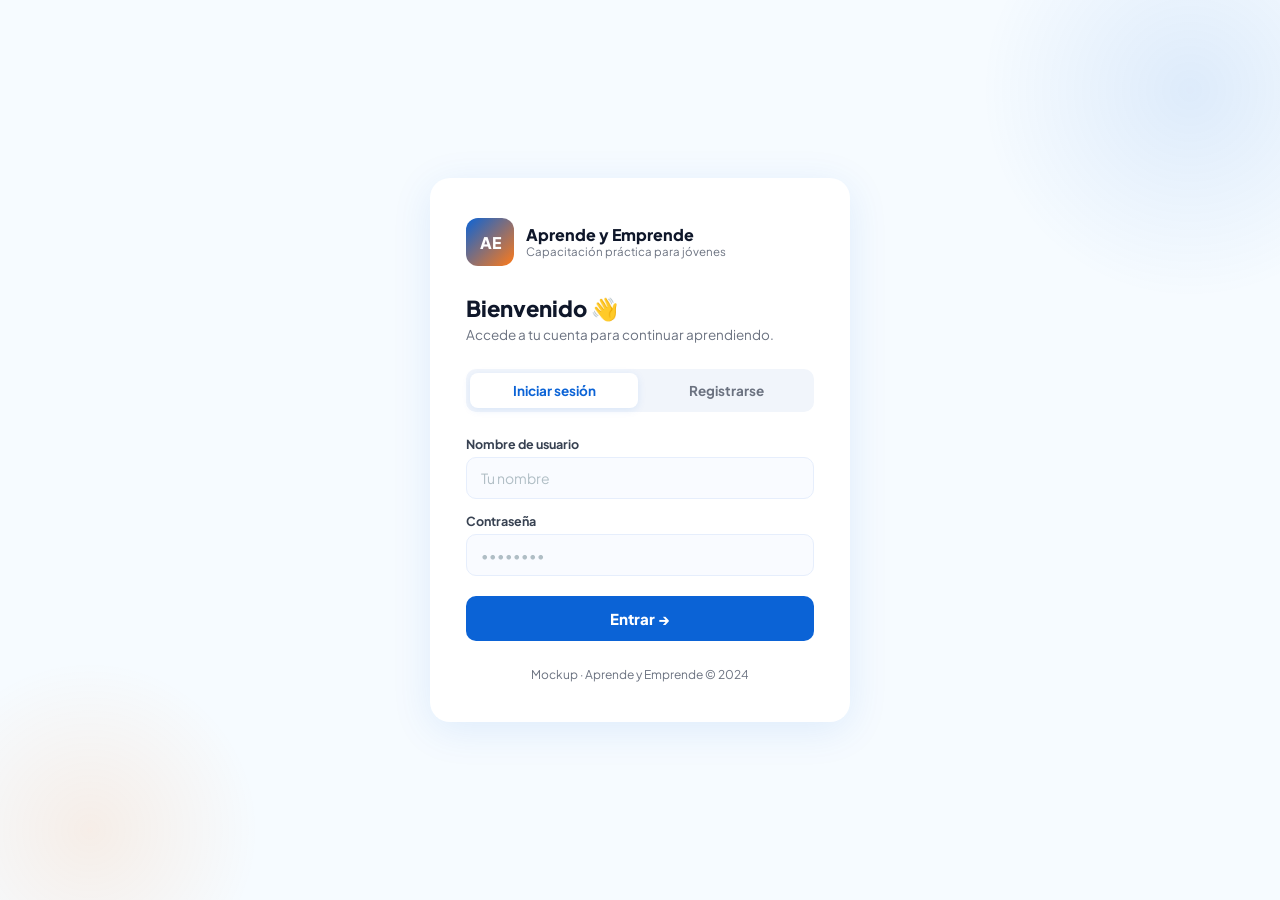
<file: index.html>
<!doctype html>
<html lang="es" data-theme="light">
<head>
  <meta charset="utf-8" />
  <meta name="viewport" content="width=device-width, initial-scale=1" />
  <title>Aprende y Emprende</title>
  <link rel="shortcut icon" href="IN.png" type="image/png">
  <link href="https://fonts.googleapis.com/css2?family=Plus+Jakarta+Sans:wght@400;600;700;800&display=swap" rel="stylesheet">
  <link rel="stylesheet" href="estilo.css">
  
</head>

<!-- Modal Login -->
<div id="modalLogin" class="modal">
  <div class="window">
    <h3>Iniciar sesión</h3>
    <input id="loginNombre" placeholder="Tu nombre" style="padding:10px;border-radius:8px;border:1px solid #e6eefc;width:100%;margin-top:10px">
    <div style="text-align:right;margin-top:12px">
      <button class="btn btn-primary" onclick="iniciarSesion()">Entrar</button>
      <button class="btn" onclick="closeModal('modalLogin')">Cancelar</button>
    </div>
  </div>
</div>

<body>

  <!-- ===== OVERLAY SETTINGS ===== -->
  <div class="settings-overlay" id="settingsOverlay" onclick="closeSettings()"></div>

  <!-- ===== PANEL DE CONFIGURACIÓN ===== -->
  <div class="settings-panel" id="settingsPanel">
    <div class="settings-header">
      <h3>⚙️ Configuración</h3>
      <button class="close-settings" onclick="closeSettings()">✕</button>
    </div>

    <!-- Apariencia -->
    <div class="settings-section">
      <div class="settings-section-title">Apariencia</div>
      <div class="toggle-row">
        <span class="toggle-label">
          <svg viewBox="0 0 24 24" fill="none" stroke="currentColor" stroke-width="2"><path d="M21 12.79A9 9 0 1 1 11.21 3 7 7 0 0 0 21 12.79z"/></svg>
          Modo oscuro
        </span>
        <label class="toggle">
          <input type="checkbox" id="darkToggle" onchange="toggleDark(this)">
          <div class="toggle-track"></div>
          <div class="toggle-thumb"></div>
        </label>
      </div>
    </div>

    <!-- Progreso -->
    <div class="settings-section">
      <div class="settings-section-title">Mi progreso</div>
      <div class="prog-bar-track">
        <div class="prog-bar-fill" id="settingsProgBar" style="width:0%"></div>
      </div>
      <div class="prog-label">
        <span id="settingsProgText">0 de 3 cursos</span>
        <span id="settingsProgPorc">0%</span>
      </div>

      <div class="prog-course-item">
        <div class="prog-badge pending" id="badge0">1</div>
        <span>Ventas para principiantes</span>
      </div>
      <div class="prog-course-item">
        <div class="prog-badge pending" id="badge1">2</div>
        <span>Marketing digital básico</span>
      </div>
      <div class="prog-course-item">
        <div class="prog-badge pending" id="badge2">3</div>
        <span>Gestión de costos</span>
      </div>

      <div style="margin-top:12px">
        <button class="btn btn-primary" style="width:100%;padding:10px;border-radius:10px;font-size:13px" onclick="simularAvance()">
          + Completar curso (demo)
        </button>
      </div>
    </div>

    <!-- Cuenta -->
    <div class="settings-section">
      <div class="settings-section-title">Cuenta</div>
      <div style="font-size:13px;color:var(--muted);margin-bottom:14px">
        Sesión activa como <strong id="panelNombreUsuario" style="color:var(--text)">—</strong>
      </div>
      <button class="btn-logout" onclick="cerrarSesion()">
        <svg width="16" height="16" viewBox="0 0 24 24" fill="none" stroke="currentColor" stroke-width="2.5"><path d="M9 21H5a2 2 0 0 1-2-2V5a2 2 0 0 1 2-2h4"/><polyline points="16 17 21 12 16 7"/><line x1="21" y1="12" x2="9" y2="12"/></svg>
        Cerrar sesión
      </button>
    </div>
  </div>

  <div class="container">
    <header>
      <div class="brand">
        <div class="logo">AE</div>
        <div>
          <div style="font-weight:800">Aprende y Emprende</div>
          <div style="font-size:12px;color:var(--muted)">Capacitación práctica para jóvenes</div>
        </div>
      </div>
      <nav>
        <a href="#cursos">Cursos</a>
        <a href="#simulador">Simulador</a>
        <a href="#finanzas">Mis finanzas</a>
        <span id="navAuth"></span>
      </nav>
      <!-- Avatar + botón de config -->
      <div style="display:flex;align-items:center;gap:10px">
        <div class="user-chip" onclick="openSettings()">
          <div class="user-avatar" id="headerAvatar">?</div>
          <span id="nombreUsuario">Usuario</span>
        </div>
        <button class="settings-btn" onclick="openSettings()" title="Configuración">
          <svg viewBox="0 0 24 24" fill="none" stroke-width="2" stroke-linecap="round" stroke-linejoin="round">
            <circle cx="12" cy="12" r="3"/><path d="M19.4 15a1.65 1.65 0 0 0 .33 1.82l.06.06a2 2 0 1 1-2.83 2.83l-.06-.06a1.65 1.65 0 0 0-1.82-.33 1.65 1.65 0 0 0-1 1.51V21a2 2 0 1 1-4 0v-.09A1.65 1.65 0 0 0 9 19.4a1.65 1.65 0 0 0-1.82.33l-.06.06a2 2 0 1 1-2.83-2.83l.06-.06A1.65 1.65 0 0 0 4.68 15a1.65 1.65 0 0 0-1.51-1H3a2 2 0 1 1 0-4h.09A1.65 1.65 0 0 0 4.6 9a1.65 1.65 0 0 0-.33-1.82l-.06-.06a2 2 0 1 1 2.83-2.83l.06.06A1.65 1.65 0 0 0 9 4.68a1.65 1.65 0 0 0 1-1.51V3a2 2 0 1 1 4 0v.09a1.65 1.65 0 0 0 1 1.51 1.65 1.65 0 0 0 1.82-.33l.06-.06a2 2 0 1 1 2.83 2.83l-.06.06A1.65 1.65 0 0 0 19.4 9a1.65 1.65 0 0 0 1.51 1H21a2 2 0 1 1 0 4h-.09a1.65 1.65 0 0 0-1.51 1z"/>
          </svg>
        </button>
      </div>
    </header>

    <main>
      <section class="hero">
        <div class="hero-card">
          <h1>Aprende habilidades prácticas para crear tu propio negocio</h1>
          <p class="lead">Cursos cortos, simulador de negocio y herramientas para llevar tus finanzas. Pensado para jóvenes que quieren empezar hoy mismo.</p>
          <div class="actions">
            <a class="btn btn-primary" href="cursos.html">Ver Cursos</a>
            <button class="btn btn-outline" onclick="openModal('modalSim')">Probar Simulador</button>
          </div>

          <div class="grid" style="margin-top:18px">
            <div class="card">
              <div style="font-size:12px;color:var(--accent)">Cursos</div>
              <h3>Lecciones cortas y prácticas</h3>
              <div class="meta">Videos + pruebas rápidas</div>
            </div>
            <div class="card">
              <div style="font-size:12px;color:var(--accent)">Simulador</div>
              <h3>Administra un negocio virtual</h3>
              <div class="meta">Aprende sin riesgo</div>
            </div>
            <div class="card">
              <div style="font-size:12px;color:var(--accent)">Comunidad</div>
              <h3>Comparte y vende localmente</h3>
              <div class="meta">Foros y promociones</div>
            </div>
          </div>
        </div>

        <aside style="padding:0 6px">
          <div class="card" style="text-align:center">
            <h3>Progreso</h3>
            <div id="progresoValor" style="font-size:28px;font-weight:800;color:var(--accent)">0%</div>
            <div class="small">Completa tu primer curso para desbloquear el simulador</div>
            <div style="margin-top:12px">
              <button class="btn btn-primary" onclick="window.location.href='cursos.html'">Comenzar ahora</button>
            </div>
          </div>

          <div class="card" style="margin-top:16px">
            <h3>Noticias rápidas</h3>
            <div class="small">Convocatoria: Feria de Emprendimiento local — 12 de Diciembre</div>
          </div>
        </aside>
      </section>

      <section id="cursos" class="courses">
        <div>
          <h2 style="margin:6px 0">Cursos destacados</h2>
          <div class="course-list">
            <div class="course">
              <img src="https://images.unsplash.com/photo-1522202176988-66273c2fd55f?auto=format&fit=crop&w=200&q=60" alt="curso">
              <div class="info">
                <div style="font-weight:700">Ventas para principiantes</div>
                <div class="small">4 lecciones • 25 min</div>
              </div>
              <button class="btn" onclick="window.location.href='cursos.html'">Ver</button>
            </div>

            <div class="course">
              <img src="https://images.unsplash.com/photo-1521791136064-7986c2920216?auto=format&fit=crop&w=200&q=60" alt="curso">
              <div class="info">
                <div style="font-weight:700">Marketing digital básico</div>
                <div class="small">6 lecciones • 40 min</div>
              </div>
              <button class="btn" onclick="window.location.href='cursos.html'">Ver</button>
            </div>

            <div class="course">
              <img src="https://images.unsplash.com/photo-1542744094-24638eff58bb?auto=format&fit=crop&w=200&q=60" alt="curso">
              <div class="info">
                <div style="font-weight:700">Gestión de costos</div>
                <div class="small">5 lecciones • 30 min</div>
              </div>
              <button class="btn" onclick="window.location.href='cursos.html'">Ver</button>
            </div>
          </div>
        </div>

        <aside class="card" id="finanzas">
          <h3>Mis finanzas</h3>
          <div class="small">Registra tus ingresos y gastos para tu proyecto.</div>
          <div style="margin-top:10px">
            <label class="small">Saldo actual</label>
            <div id="saldo" style="font-size:20px;font-weight:800;margin-top:6px">RD$ 0.00</div>
            <div style="margin-top:12px;display:flex;gap:8px">
              <button class="btn" onclick="agregarIngreso()">Agregar ingreso</button>
              <button class="btn" onclick="agregarGasto()">Agregar gasto</button>
            </div>
          </div>
        </aside>
      </section>

      <section id="simulador" style="margin-top:26px">
        <h2>Simulador rápido</h2>
        <div style="display:flex;gap:10px;margin-top:12px;flex-wrap:wrap">
          <input id="simNombre" placeholder="Nombre del producto" style="padding:10px;border-radius:8px;border:1px solid #e6eefc">
          <input id="simPrecio" placeholder="Precio unitario" type="number" style="padding:10px;border-radius:8px;border:1px solid #e6eefc;width:150px">
          <input id="simCosto" placeholder="Costo unitario" type="number" style="padding:10px;border-radius:8px;border:1px solid #e6eefc;width:150px">
          <button class="btn btn-primary" onclick="simularRapido()">Simular</button>
        </div>
        <div id="simResultado" class="small" style="margin-top:12px;display:none;padding:10px;background:#e8f1ff;border-left:4px solid #0b63d6;border-radius:6px"></div>
      </section>
    </main>

    <footer>
      <div class="small">Mockup creado para presentar al MINERD • Diseño simple y accesible para jóvenes</div>
      <div style="margin-top:8px;">© Aprende y Emprende</div>
    </footer>
  </div>

  <!-- Modals -->
  <div id="modalCourses" class="modal">
    <div class="window">
      <h3>Cursos</h3>
      <p class="small">Listado de cursos disponibles.</p>
      <ul class="small">
        <li>Ventas para principiantes</li>
        <li>Marketing digital básico</li>
        <li>Gestión de costos</li>
      </ul>
      <div style="text-align:right;margin-top:12px"><button class="btn" onclick="closeModal('modalCourses')">Cerrar</button></div>
    </div>
  </div>

  <div id="modalSim" class="modal">
    <div class="window">
      <h3>Simulador</h3>
      <p class="small">Simula ventas rápidas y revisa tus ganancias.</p>
      <div style="text-align:right;margin-top:12px"><button class="btn" onclick="closeModal('modalSim')">Cerrar</button></div>
    </div>
  </div>

  <div id="modalCoursePreview" class="modal">
    <div class="window">
      <h3>Vista previa del curso</h3>
      <p class="small">Resumen del curso y botón para iniciar.</p>
      <div style="display:flex;gap:8px;justify-content:flex-end;margin-top:10px">
        <button class="btn">Iniciar</button>
        <button class="btn" onclick="closeModal('modalCoursePreview')">Cerrar</button>
      </div>
    </div>
  </div>

<script src="Console.JS"></script>

</body>
</html>
</file>
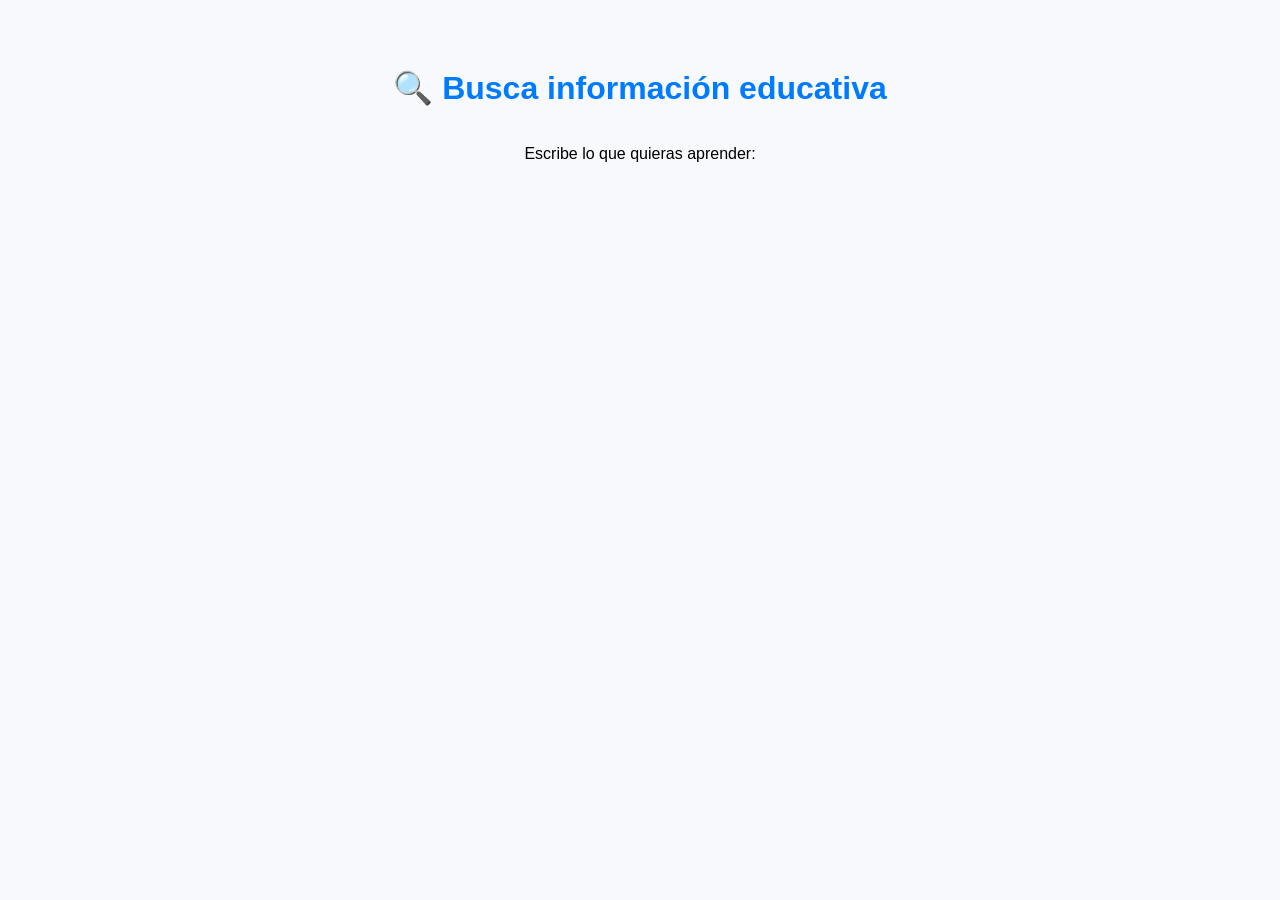
<file: chat.html>
<!DOCTYPE html>
<html lang="es">
<head>
  <meta charset="UTF-8">
  <meta name="viewport" content="width=device-width, initial-scale=1.0">
  <title>Buscador Aprende y Emprende</title>
  <style>
    body {
      font-family: Arial, sans-serif;
      background: #f7f9fc;
      display: flex;
      flex-direction: column;
      align-items: center;
      padding: 40px;
    }
    h1 {
      color: #007bff;
    }
    .gcse-search {
      width: 100%;
      max-width: 600px;
    }
  </style>
</head>
<body>
  <h1>🔍 Busca información educativa</h1>
  <p>Escribe lo que quieras aprender:</p>

  <!-- Tu motor de búsqueda de Google -->
  <script async src="https://cse.google.com/cse.js?cx=c1842e3a0a5274565"></script>
  <div class="gcse-search"></div>

</body>
</html>
</file>
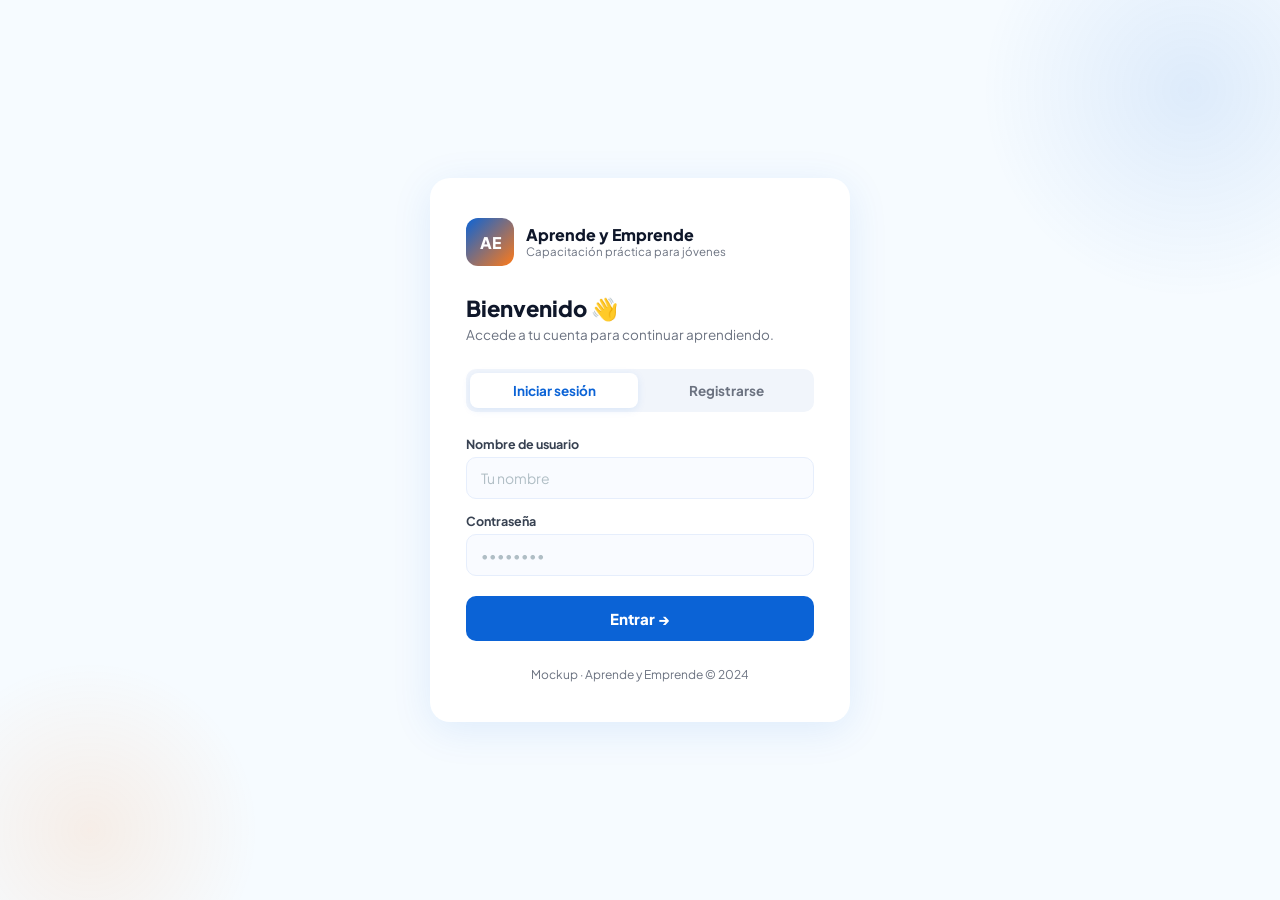
<file: Cursos.html>
<!doctype html>
<html lang="es" data-theme="light">
<head>
  <meta charset="utf-8"/>
  <meta name="viewport" content="width=device-width, initial-scale=1"/>
  <title>Cursos — Aprende y Emprende</title>
   <link rel="shortcut icon" href="IN.png" type="image/png">
  <link href="https://fonts.googleapis.com/css2?family=Plus+Jakarta+Sans:wght@400;600;700;800&display=swap" rel="stylesheet">
    <link rel="stylesheet" href="curso.css">
</head>
<body>

<div class="toast" id="toast"></div>

<div class="app">

  <!-- SIDEBAR -->
  <aside class="sidebar">
    <div class="sidebar-brand">
      <div class="logo">AE</div>
      <div>
        <div class="brand-name">Aprende y Emprende</div>
        <div class="brand-sub">Mis cursos</div>
      </div>
    </div>

    <div class="sidebar-title">Cursos disponibles</div>

    <button class="course-btn active" id="sb-0" onclick="loadCourse(0)">
      <div class="course-icon" style="background:#e8f1ff">🧠</div>
      <span>Mentalidad Empresarial</span>
      <span class="done-badge" id="done-sb-0" style="display:none">✓</span>
    </button>
    <button class="course-btn" id="sb-1" onclick="loadCourse(1)">
      <div class="course-icon" style="background:#fff4e8">📱</div>
      <span>Marketing digital básico</span>
      <span class="done-badge" id="done-sb-1" style="display:none">✓</span>
    </button>
    <button class="course-btn" id="sb-2" onclick="loadCourse(2)">
      <div class="course-icon" style="background:#e8fff4">📊</div>
      <span>Gestión de costos</span>
      <span class="done-badge" id="done-sb-2" style="display:none">✓</span>
    </button>

    <a class="back-btn" href="Index.html">
      ← Volver al inicio
    </a>
  </aside>

  <!-- MAIN -->
  <div class="main" id="mainArea">
    <!-- se renderiza dinámicamente -->
  </div>

</div>




</body>
<script src="curso.JS"></script>
</html>
</file>
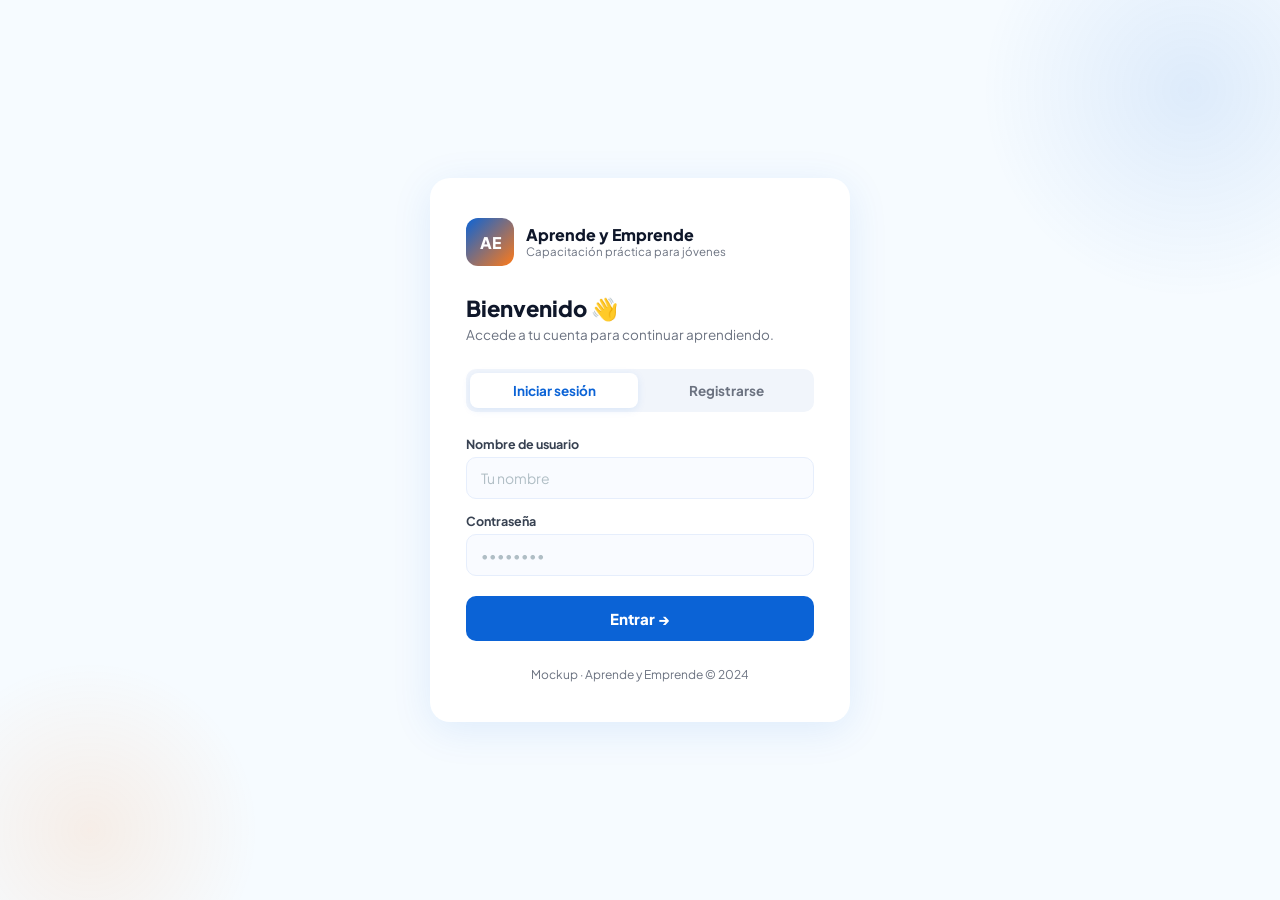
<file: login.html>
<!doctype html>
<html lang="es">
<head>
  <meta charset="utf-8" />
  <meta name="viewport" content="width=device-width, initial-scale=1" />
  <title>Iniciar sesión — Aprende y Emprende</title>
   <link rel="shortcut icon" href="IN.png" type="image/png">
  <link href="https://fonts.googleapis.com/css2?family=Plus+Jakarta+Sans:wght@400;600;700;800&display=swap" rel="stylesheet">
  <link rel="stylesheet" href="log.css">
</head>
<body>

  <div class="login-wrap">

    <div class="brand">
      <div class="logo">AE</div>
      <div class="brand-text">
        <div class="name">Aprende y Emprende</div>
        <div class="tagline">Capacitación práctica para jóvenes</div>
      </div>
    </div>

    <h2>Bienvenido 👋</h2>
    <p class="subtitle">Accede a tu cuenta para continuar aprendiendo.</p>

    <!-- Tabs -->
    <div class="tabs">
      <button class="tab active" id="tabLogin" onclick="switchTab('login')">Iniciar sesión</button>
      <button class="tab" id="tabRegister" onclick="switchTab('register')">Registrarse</button>
    </div>

    <!-- Mensaje de error -->
    <div class="error-msg" id="errorMsg"></div>

    <!-- Formulario Login -->
    <div id="formLogin" class="form">
      <div class="form-group">
        <label for="loginNombre">Nombre de usuario</label>
        <input id="loginNombre" type="text" placeholder="Tu nombre" autocomplete="username" />
      </div>
      <div class="form-group">
        <label for="loginPass">Contraseña</label>
        <input id="loginPass" type="password" placeholder="••••••••" autocomplete="current-password" />
      </div>
      <button class="btn-login" onclick="iniciarSesion()">Entrar →</button>
    </div>

    <!-- Formulario Registro -->
    <div id="formRegister" class="form" style="display:none">
      <div class="form-group">
        <label for="regNombre">Nombre completo</label>
        <input id="regNombre" type="text" placeholder="Tu nombre" />
      </div>
      <div class="form-group">
        <label for="regEmail">Correo electrónico</label>
        <input id="regEmail" type="email" placeholder="tu@correo.com" />
      </div>
      <div class="form-group">
        <label for="regPass">Contraseña</label>
        <input id="regPass" type="password" placeholder="Mínimo 6 caracteres" />
      </div>
      <button class="btn-login orange" onclick="registrarse()">Crear cuenta →</button>
    </div>

    <footer>Mockup · Aprende y Emprende © 2024</footer>
  </div>


</body>
<script src="Login_console.JS"></script>
</html>
</file>
<file: estilo.css>
:root{
      --bg:#f6fbff;
      --card:#ffffff;
      --accent:#0b63d6; /* azul */
      --accent-2:#ff7a18; /* naranja */
      --muted:#6b7280;
      --radius:12px;
      font-family: Inter, system-ui, -apple-system, 'Segoe UI', Roboto, 'Helvetica Neue', Arial;
    }
    *{box-sizing:border-box}
    body{margin:0;background:var(--bg);color:#0f172a;line-height:1.4}
    .container{max-width:1100px;margin:32px auto;padding:0 20px}
    header{display:flex;align-items:center;justify-content:space-between;padding:18px 0}
    .brand{display:flex;align-items:center;gap:12px}
    .logo{width:48px;height:48px;border-radius:10px;background:linear-gradient(135deg,var(--accent),var(--accent-2));display:flex;align-items:center;justify-content:center;color:#fff;font-weight:700}
    nav{display:flex;gap:14px;align-items:center}
    nav a{color:var(--muted);text-decoration:none;font-weight:600}
    .cta{background:var(--accent-2);color:#fff;padding:10px 14px;border-radius:10px;text-decoration:none;font-weight:700}

    /* Hero */
    .hero{display:grid;grid-template-columns:1fr 380px;gap:28px;align-items:center;margin-top:12px}
    .hero-card{background:linear-gradient(180deg, rgba(255,255,255,0.6), rgba(255,255,255,0.9));padding:26px;border-radius:var(--radius);box-shadow:0 6px 20px rgba(11,99,214,0.06)}
    h1{margin:0;font-size:28px}
    p.lead{color:var(--muted);margin:10px 0 18px}
    .actions{display:flex;gap:12px}
    .btn{padding:10px 14px;border-radius:10px;border:0;cursor:pointer;font-weight:700}
    .btn-primary{background:var(--accent);color:#fff}
    .btn-outline{background:#fff;border:1px solid #e6eefc;color:var(--accent)}

    /* Cards grid */
    .grid{display:grid;grid-template-columns:repeat(3,1fr);gap:16px;margin-top:20px}
    .card{background:var(--card);padding:16px;border-radius:12px;box-shadow:0 6px 18px rgba(12,38,63,0.04)}
    .card h3{margin:8px 0 6px;font-size:16px}
    .meta{color:var(--muted);font-size:13px}

    /* Course list */
    .courses{margin-top:22px;display:grid;grid-template-columns:1fr 320px;gap:18px}
    .course-list{display:grid;gap:10px}
    .course{display:flex;align-items:center;gap:12px;padding:12px;border-radius:10px;border:1px solid #eef5ff;background:#fff}
    .course img{width:64px;height:64px;border-radius:8px;object-fit:cover}
    .course .info{flex:1}
    .small{font-size:13px;color:var(--muted)}

    /* Footer */
    footer{margin:36px 0 60px;color:var(--muted);text-align:center}

    /* Responsive */
    @media (max-width:900px){
      .hero{grid-template-columns:1fr;}
      .grid{grid-template-columns:repeat(2,1fr)}
      .courses{grid-template-columns:1fr}
    }
    @media (max-width:600px){
      nav{display:none}
      .grid{grid-template-columns:1fr}
      .logo{width:40px;height:40px}
      h1{font-size:22px}
    }

    /* Simple modal */
    .modal{position:fixed;inset:0;display:none;align-items:center;justify-content:center;background:rgba(2,6,23,0.45)}
    .modal.open{display:flex}
    .modal .window{background:#fff;padding:18px;border-radius:12px;max-width:520px;width:94%}
 
    /* ===== DARK MODE ===== */
    :root {
      --bg:#f6fbff; --card:#ffffff; --accent:#0b63d6; --accent-2:#ff7a18;
      --muted:#6b7280; --radius:12px; --border:#e6eefc;
      --text:#0f172a; --text2:#374151; --overlay:rgba(2,6,23,0.45);
      font-family: 'Plus Jakarta Sans', system-ui, sans-serif;
    }
    [data-theme="dark"] {
      --bg:#0d1520; --card:#1a2438; --border:#243354;
      --text:#f0f6ff; --text2:#94a3b8; --muted:#64748b;
      --overlay:rgba(0,0,0,0.65);
    }
    [data-theme="dark"] body { color: var(--text); background: var(--bg); }
    [data-theme="dark"] .card,
    [data-theme="dark"] .course,
    [data-theme="dark"] .hero-card { background: var(--card); border-color: var(--border); color: var(--text); }
    [data-theme="dark"] .modal .window { background: var(--card); color: var(--text); }
    [data-theme="dark"] input { background:#111d30; border-color:var(--border); color:var(--text); }
    [data-theme="dark"] input::placeholder { color:#3d5070; }
    [data-theme="dark"] .btn-outline { background: var(--card); border-color: var(--border); }
    [data-theme="dark"] #simResultado { background:#1a2e50; border-left-color:var(--accent); color:var(--text); }
    [data-theme="dark"] nav a { color: var(--text2); }
    [data-theme="dark"] footer { color: var(--muted); }
    [data-theme="dark"] .settings-panel { background: var(--card); border-color: var(--border); }
    [data-theme="dark"] .settings-section { border-bottom-color: var(--border); }
    [data-theme="dark"] .prog-bar-track { background: #243354; }
    [data-theme="dark"] .prog-course-item { background: #111d30; border-color: var(--border); }

    body { transition: background 0.3s, color 0.3s; }

    /* ===== SETTINGS BUTTON ===== */
    .settings-btn {
      width: 40px; height: 40px;
      border-radius: 50%;
      background: var(--card);
      border: 1.5px solid var(--border);
      display: flex; align-items: center; justify-content: center;
      cursor: pointer;
      position: relative;
      transition: box-shadow 0.2s, border-color 0.2s;
      flex-shrink: 0;
    }
    .settings-btn:hover { border-color: var(--accent); box-shadow: 0 2px 10px rgba(11,99,214,0.12); }
    .settings-btn svg { width:18px; height:18px; stroke: var(--accent); }

    /* Avatar + nombre */
    .user-chip {
      display: flex; align-items: center; gap: 8px;
      background: var(--card); border: 1.5px solid var(--border);
      padding: 5px 12px 5px 5px; border-radius: 999px;
      font-size: 13px; font-weight: 700; color: var(--text);
      cursor: pointer; transition: border-color 0.2s;
    }
    .user-chip:hover { border-color: var(--accent); }
    .user-avatar {
      width: 28px; height: 28px; border-radius: 50%;
      background: linear-gradient(135deg, var(--accent), var(--accent-2));
      display: flex; align-items: center; justify-content: center;
      color: #fff; font-size: 12px; font-weight: 800;
    }

    /* ===== SETTINGS PANEL (slide-in) ===== */
    .settings-overlay {
      position: fixed; inset: 0;
      background: var(--overlay);
      opacity: 0; pointer-events: none;
      transition: opacity 0.28s;
      z-index: 900;
    }
    .settings-overlay.open { opacity: 1; pointer-events: all; }

    .settings-panel {
      position: fixed; top: 0; right: -360px;
      width: 340px; max-width: 95vw;
      height: 100%;
      background: var(--card);
      border-left: 1.5px solid var(--border);
      box-shadow: -6px 0 36px rgba(11,99,214,0.10);
      z-index: 901;
      transition: right 0.3s cubic-bezier(.4,0,.2,1);
      display: flex; flex-direction: column;
      overflow-y: auto;
    }
    .settings-panel.open { right: 0; }

    .settings-header {
      display: flex; align-items: center; justify-content: space-between;
      padding: 22px 22px 16px;
      border-bottom: 1.5px solid var(--border);
      flex-shrink: 0;
    }
    .settings-header h3 {
      font-size: 17px; font-weight: 800; color: var(--text);
    }
    .close-settings {
      width: 32px; height: 32px; border-radius: 8px;
      background: transparent; border: 1.5px solid var(--border);
      cursor: pointer; display: flex; align-items: center; justify-content: center;
      color: var(--muted); font-size: 18px; line-height: 1;
      transition: background 0.15s;
    }
    .close-settings:hover { background: #f1f5fb; }

    .settings-section {
      padding: 18px 22px;
      border-bottom: 1.5px solid var(--border);
    }
    .settings-section-title {
      font-size: 11px; font-weight: 800; letter-spacing: .08em;
      text-transform: uppercase; color: var(--muted);
      margin-bottom: 14px;
    }

    /* Toggle switch */
    .toggle-row {
      display: flex; align-items: center; justify-content: space-between;
      margin-bottom: 4px;
    }
    .toggle-label { font-size: 14px; font-weight: 600; color: var(--text2); display: flex; align-items: center; gap: 8px; }
    .toggle-label svg { width:16px; height:16px; }
    .toggle {
      position: relative; width: 44px; height: 24px;
    }
    .toggle input { opacity: 0; width: 0; height: 0; }
    .toggle-track {
      position: absolute; inset: 0;
      background: #d1ddf5; border-radius: 999px;
      cursor: pointer; transition: background 0.2s;
    }
    .toggle input:checked + .toggle-track { background: var(--accent); }
    .toggle-thumb {
      position: absolute; top: 3px; left: 3px;
      width: 18px; height: 18px;
      background: #fff; border-radius: 50%;
      transition: transform 0.2s;
      box-shadow: 0 1px 4px rgba(0,0,0,.18);
    }
    .toggle input:checked ~ .toggle-thumb { transform: translateX(20px); }

    /* Progreso */
    .prog-bar-track {
      height: 10px; border-radius: 999px;
      background: #e6eefc; overflow: hidden; margin-bottom: 6px;
    }
    .prog-bar-fill {
      height: 100%; border-radius: 999px;
      background: linear-gradient(90deg, var(--accent), var(--accent-2));
      transition: width 0.5s ease;
    }
    .prog-label {
      display: flex; justify-content: space-between;
      font-size: 12px; color: var(--muted); margin-bottom: 14px;
    }
    .prog-course-item {
      display: flex; align-items: center; gap: 10px;
      padding: 10px 12px; border-radius: 10px;
      background: #f6fbff; border: 1.5px solid var(--border);
      margin-bottom: 8px; font-size: 13px; font-weight: 600; color: var(--text2);
    }
    .prog-badge {
      width: 22px; height: 22px; border-radius: 50%;
      display: flex; align-items: center; justify-content: center;
      font-size: 11px; font-weight: 800; flex-shrink: 0;
    }
    .prog-badge.done { background: #ddfbee; color: #15803d; }
    .prog-badge.pending { background: #e6eefc; color: var(--accent); }

    /* Logout */
    .btn-logout {
      display: flex; align-items: center; gap: 10px;
      width: 100%; padding: 12px 16px;
      background: #fff1f2; border: 1.5px solid #fecdd3;
      border-radius: 10px; color: #dc2626;
      font-size: 14px; font-weight: 700; font-family: inherit;
      cursor: pointer; transition: background 0.2s;
      margin-top: 4px;
    }
    .btn-logout:hover { background: #ffe4e6; }
    [data-theme="dark"] .btn-logout { background: #2a1215; border-color: #7f1d1d; }
    [data-theme="dark"] .btn-logout:hover { background: #3d1516; }
    [data-theme="dark"] .close-settings:hover { background: #1e2d45; }

    /* Animación entrada */
    @keyframes fadeIn { from{opacity:0;transform:translateY(10px)} to{opacity:1;transform:translateY(0)} }
    .container { animation: fadeIn 0.35s ease both; }
</file>
<file: curso.css>
:root {
      --bg:#f6fbff; --card:#fff; --accent:#0b63d6; --accent-2:#ff7a18;
      --muted:#6b7280; --border:#e6eefc; --text:#0f172a; --text2:#374151;
      --radius:14px;
      font-family:'Plus Jakarta Sans',system-ui,sans-serif;
    }
    [data-theme="dark"]{
      --bg:#0d1520; --card:#1a2438; --border:#243354;
      --text:#f0f6ff; --text2:#94a3b8; --muted:#64748b;
    }
    *{box-sizing:border-box;margin:0;padding:0}
    body{background:var(--bg);color:var(--text);min-height:100vh;transition:background .3s,color .3s}

    /* LAYOUT */
    .app{display:grid;grid-template-columns:280px 1fr;min-height:100vh}
    @media(max-width:860px){.app{grid-template-columns:1fr}}

    /* SIDEBAR */
    .sidebar{background:var(--card);border-right:1.5px solid var(--border);padding:24px 18px;display:flex;flex-direction:column;gap:6px;position:sticky;top:0;height:100vh;overflow-y:auto}
    .sidebar-brand{display:flex;align-items:center;gap:10px;margin-bottom:20px;padding-bottom:16px;border-bottom:1.5px solid var(--border)}
    .logo{width:40px;height:40px;border-radius:10px;background:linear-gradient(135deg,var(--accent),var(--accent-2));display:flex;align-items:center;justify-content:center;color:#fff;font-weight:800;font-size:14px;flex-shrink:0}
    .brand-name{font-weight:800;font-size:14px;line-height:1.2;color:var(--text)}
    .brand-sub{font-size:11px;color:var(--muted)}

    .sidebar-title{font-size:10.5px;font-weight:800;letter-spacing:.08em;text-transform:uppercase;color:var(--muted);padding:10px 8px 6px}
    .course-btn{display:flex;align-items:center;gap:10px;padding:10px 12px;border-radius:10px;border:none;background:transparent;width:100%;text-align:left;cursor:pointer;font-family:inherit;font-size:13.5px;font-weight:600;color:var(--text2);transition:background .15s,color .15s;position:relative}
    .course-btn:hover{background:rgba(11,99,214,.07);color:var(--accent)}
    .course-btn.active{background:rgba(11,99,214,.12);color:var(--accent)}
    .course-icon{width:32px;height:32px;border-radius:8px;display:flex;align-items:center;justify-content:center;font-size:16px;flex-shrink:0}
    .done-badge{margin-left:auto;width:20px;height:20px;border-radius:50%;background:#dcfce7;color:#15803d;font-size:11px;font-weight:800;display:flex;align-items:center;justify-content:center}

    .back-btn{display:flex;align-items:center;gap:6px;color:var(--muted);font-size:13px;font-weight:600;text-decoration:none;padding:8px 10px;border-radius:8px;margin-top:auto;transition:background .15s}
    .back-btn:hover{background:rgba(11,99,214,.07);color:var(--accent)}

    /* MAIN */
    .main{padding:28px 32px;max-width:860px}
    @media(max-width:860px){.main{padding:20px 16px}}

    /* COURSE HEADER */
    .course-header{border-radius:16px;overflow:hidden;margin-bottom:24px;position:relative}
    .course-cover{width:100%;height:200px;object-fit:cover;display:block}
    .course-header-info{padding:20px 24px;background:var(--card);border:1.5px solid var(--border);border-top:none;border-radius:0 0 16px 16px}
    .course-tag{display:inline-block;font-size:11px;font-weight:800;letter-spacing:.06em;text-transform:uppercase;color:var(--accent);background:rgba(11,99,214,.08);padding:3px 10px;border-radius:999px;margin-bottom:8px}
    .course-title{font-size:22px;font-weight:800;color:var(--text);margin-bottom:6px}
    .course-meta{display:flex;gap:16px;font-size:13px;color:var(--muted);flex-wrap:wrap}
    .meta-item{display:flex;align-items:center;gap:5px}

    /* PROGRESS BAR */
    .progress-wrap{margin-bottom:24px}
    .progress-label{display:flex;justify-content:space-between;font-size:12.5px;color:var(--muted);margin-bottom:6px}
    .progress-track{height:8px;border-radius:999px;background:var(--border);overflow:hidden}
    .progress-fill{height:100%;border-radius:999px;background:linear-gradient(90deg,var(--accent),var(--accent-2));transition:width .5s ease}

    /* LESSON NAV */
    .lesson-nav{display:flex;gap:6px;margin-bottom:20px;flex-wrap:wrap}
    .lesson-pip{width:36px;height:36px;border-radius:10px;border:2px solid var(--border);background:var(--card);font-size:12px;font-weight:800;cursor:pointer;display:flex;align-items:center;justify-content:center;color:var(--text2);transition:all .15s;font-family:inherit}
    .lesson-pip:hover{border-color:var(--accent);color:var(--accent)}
    .lesson-pip.active{background:var(--accent);color:#fff;border-color:var(--accent)}
    .lesson-pip.done{background:#dcfce7;color:#15803d;border-color:#bbf7d0}

    /* LESSON CONTENT */
    .lesson-card{background:var(--card);border:1.5px solid var(--border);border-radius:var(--radius);padding:24px;margin-bottom:20px;min-height:260px}
    .lesson-num{font-size:11px;font-weight:800;letter-spacing:.07em;text-transform:uppercase;color:var(--accent);margin-bottom:8px}
    .lesson-title-text{font-size:18px;font-weight:800;color:var(--text);margin-bottom:16px}

    /* AI content area */
    .ai-content{font-size:14.5px;line-height:1.75;color:var(--text2)}
    .ai-content p{margin-bottom:12px}
    .ai-content strong{color:var(--text);font-weight:700}
    .ai-content ul{padding-left:18px;margin-bottom:12px}
    .ai-content ul li{margin-bottom:6px}

    /* Loading skeleton */
    .skeleton{display:flex;flex-direction:column;gap:10px}
    .skel-line{height:14px;border-radius:6px;background:linear-gradient(90deg,var(--border) 25%,rgba(11,99,214,.05) 50%,var(--border) 75%);background-size:200% 100%;animation:shimmer 1.4s infinite}
    .skel-line.w80{width:80%}
    .skel-line.w60{width:60%}
    .skel-line.w90{width:90%}
    @keyframes shimmer{0%{background-position:200% 0}100%{background-position:-200% 0}}

    /* Lesson image */
    .lesson-img-wrap{margin-bottom:16px;border-radius:12px;overflow:hidden;max-height:200px}
    .lesson-img{width:100%;height:200px;object-fit:cover;display:block}
    .lesson-img-skel{width:100%;height:200px;background:linear-gradient(90deg,var(--border) 25%,rgba(11,99,214,.05) 50%,var(--border) 75%);background-size:200% 100%;animation:shimmer 1.4s infinite;border-radius:12px;margin-bottom:16px}

    /* QUIZ */
    .quiz-card{background:var(--card);border:1.5px solid var(--border);border-radius:var(--radius);padding:24px;margin-bottom:20px}
    .quiz-title{font-size:16px;font-weight:800;color:var(--text);margin-bottom:4px}
    .quiz-sub{font-size:13px;color:var(--muted);margin-bottom:18px}
    .quiz-question{font-size:14.5px;font-weight:700;color:var(--text);margin-bottom:12px}
    .quiz-options{display:flex;flex-direction:column;gap:8px}
    .quiz-opt{display:flex;align-items:center;gap:10px;padding:11px 14px;border-radius:10px;border:1.5px solid var(--border);background:transparent;cursor:pointer;font-family:inherit;font-size:14px;font-weight:600;color:var(--text2);text-align:left;transition:all .15s;width:100%}
    .quiz-opt:hover:not(:disabled){border-color:var(--accent);background:rgba(11,99,214,.05);color:var(--accent)}
    .quiz-opt.correct{border-color:#22c55e;background:#f0fdf4;color:#15803d}
    .quiz-opt.wrong{border-color:#ef4444;background:#fef2f2;color:#dc2626}
    .quiz-opt:disabled{cursor:default}
    .quiz-feedback{margin-top:14px;padding:12px 14px;border-radius:10px;font-size:13.5px;font-weight:600;display:none}
    .quiz-feedback.show{display:block}
    .quiz-feedback.ok{background:#f0fdf4;color:#15803d;border:1.5px solid #bbf7d0}
    .quiz-feedback.fail{background:#fef2f2;color:#dc2626;border:1.5px solid #fecaca}

    /* COMPLETE BUTTON */
    .btn-complete{width:100%;padding:14px;border-radius:12px;border:none;background:var(--accent);color:#fff;font-size:15px;font-weight:800;font-family:inherit;cursor:pointer;transition:background .2s,transform .1s;margin-bottom:30px}
    .btn-complete:hover{background:#0952b8}
    .btn-complete:active{transform:scale(.98)}
    .btn-complete:disabled{background:#94a3b8;cursor:default}
    .btn-complete.done-state{background:#15803d}

    /* nav buttons */
    .lesson-controls{display:flex;gap:10px;margin-bottom:20px}
    .btn-nav{flex:1;padding:11px;border-radius:10px;border:1.5px solid var(--border);background:var(--card);color:var(--text2);font-family:inherit;font-size:14px;font-weight:700;cursor:pointer;transition:all .15s}
    .btn-nav:hover:not(:disabled){border-color:var(--accent);color:var(--accent)}
    .btn-nav:disabled{opacity:.4;cursor:default}
    .btn-nav.primary{background:var(--accent);color:#fff;border-color:var(--accent)}
    .btn-nav.primary:hover:not(:disabled){background:#0952b8}

    /* Toast */
    .toast{position:fixed;bottom:28px;left:50%;transform:translateX(-50%) translateY(20px);background:#0f172a;color:#fff;padding:12px 22px;border-radius:12px;font-size:14px;font-weight:700;opacity:0;pointer-events:none;transition:all .3s;z-index:999;white-space:nowrap}
    .toast.show{opacity:1;transform:translateX(-50%) translateY(0)}

    @media(max-width:860px){.sidebar{display:none}}
</file>
<file: log.css>
:root {
      --bg: #f6fbff;
      --accent: #0b63d6;
      --accent-2: #ff7a18;
      --muted: #6b7280;
      --card: #ffffff;
      --radius: 14px;
      font-family: 'Plus Jakarta Sans', system-ui, sans-serif;
    }

    * { box-sizing: border-box; margin: 0; padding: 0; }

    body {
      background: var(--bg);
      min-height: 100vh;
      display: flex;
      align-items: center;
      justify-content: center;
      padding: 20px;
      position: relative;
      overflow: hidden;
    }

    /* Fondo decorativo */
    body::before {
      content: '';
      position: fixed;
      top: -120px; right: -120px;
      width: 420px; height: 420px;
      border-radius: 50%;
      background: radial-gradient(circle, rgba(11,99,214,0.10), transparent 70%);
      pointer-events: none;
    }
    body::after {
      content: '';
      position: fixed;
      bottom: -100px; left: -80px;
      width: 340px; height: 340px;
      border-radius: 50%;
      background: radial-gradient(circle, rgba(255,122,24,0.10), transparent 70%);
      pointer-events: none;
    }

    .login-wrap {
      background: var(--card);
      border-radius: 20px;
      box-shadow: 0 8px 40px rgba(11,99,214,0.10);
      width: 100%;
      max-width: 420px;
      padding: 40px 36px;
      animation: fadeUp 0.45s ease both;
    }

    @keyframes fadeUp {
      from { opacity: 0; transform: translateY(22px); }
      to   { opacity: 1; transform: translateY(0); }
    }

    /* Logo */
    .brand {
      display: flex;
      align-items: center;
      gap: 12px;
      margin-bottom: 28px;
    }
    .logo {
      width: 48px; height: 48px;
      border-radius: 12px;
      background: linear-gradient(135deg, var(--accent), var(--accent-2));
      display: flex; align-items: center; justify-content: center;
      color: #fff; font-weight: 800; font-size: 16px;
      flex-shrink: 0;
    }
    .brand-text .name {
      font-weight: 800;
      font-size: 16px;
      color: #0f172a;
      line-height: 1.2;
    }
    .brand-text .tagline {
      font-size: 11.5px;
      color: var(--muted);
    }

    h2 {
      font-size: 22px;
      font-weight: 800;
      color: #0f172a;
      margin-bottom: 4px;
    }
    .subtitle {
      font-size: 13.5px;
      color: var(--muted);
      margin-bottom: 26px;
    }

    /* Tabs */
    .tabs {
      display: flex;
      background: #f1f5fb;
      border-radius: 10px;
      padding: 4px;
      gap: 4px;
      margin-bottom: 24px;
    }
    .tab {
      flex: 1;
      padding: 9px;
      border: none;
      border-radius: 8px;
      background: transparent;
      font-family: inherit;
      font-size: 13.5px;
      font-weight: 700;
      color: var(--muted);
      cursor: pointer;
      transition: all 0.2s;
    }
    .tab.active {
      background: #fff;
      color: var(--accent);
      box-shadow: 0 2px 8px rgba(11,99,214,0.10);
    }

    /* Formulario */
    .form { display: flex; flex-direction: column; gap: 14px; }
    .form-group { display: flex; flex-direction: column; gap: 5px; }

    label {
      font-size: 12.5px;
      font-weight: 700;
      color: #374151;
    }

    input {
      padding: 11px 14px;
      border: 1.5px solid #e6eefc;
      border-radius: 10px;
      font-size: 14px;
      font-family: inherit;
      color: #0f172a;
      background: #f9fbff;
      outline: none;
      transition: border-color 0.2s, box-shadow 0.2s;
    }
    input:focus {
      border-color: var(--accent);
      box-shadow: 0 0 0 3px rgba(11,99,214,0.10);
      background: #fff;
    }
    input::placeholder { color: #b0bec5; }

    .btn-login {
      margin-top: 6px;
      padding: 13px;
      background: var(--accent);
      color: #fff;
      border: none;
      border-radius: 10px;
      font-size: 15px;
      font-weight: 800;
      font-family: inherit;
      cursor: pointer;
      transition: background 0.2s, transform 0.1s;
    }
    .btn-login:hover { background: #0952b8; }
    .btn-login:active { transform: scale(0.98); }

    .btn-login.orange {
      background: var(--accent-2);
    }
    .btn-login.orange:hover { background: #e56a0f; }

    .divider {
      display: flex;
      align-items: center;
      gap: 10px;
      color: var(--muted);
      font-size: 12px;
      margin: 6px 0;
    }
    .divider::before, .divider::after {
      content: '';
      flex: 1;
      height: 1px;
      background: #e6eefc;
    }

    /* Error */
    .error-msg {
      font-size: 12.5px;
      color: #dc2626;
      background: #fef2f2;
      border: 1px solid #fecaca;
      border-radius: 8px;
      padding: 9px 12px;
      display: none;
    }

    footer {
      margin-top: 26px;
      text-align: center;
      font-size: 12px;
      color: var(--muted);
    }
</file>
